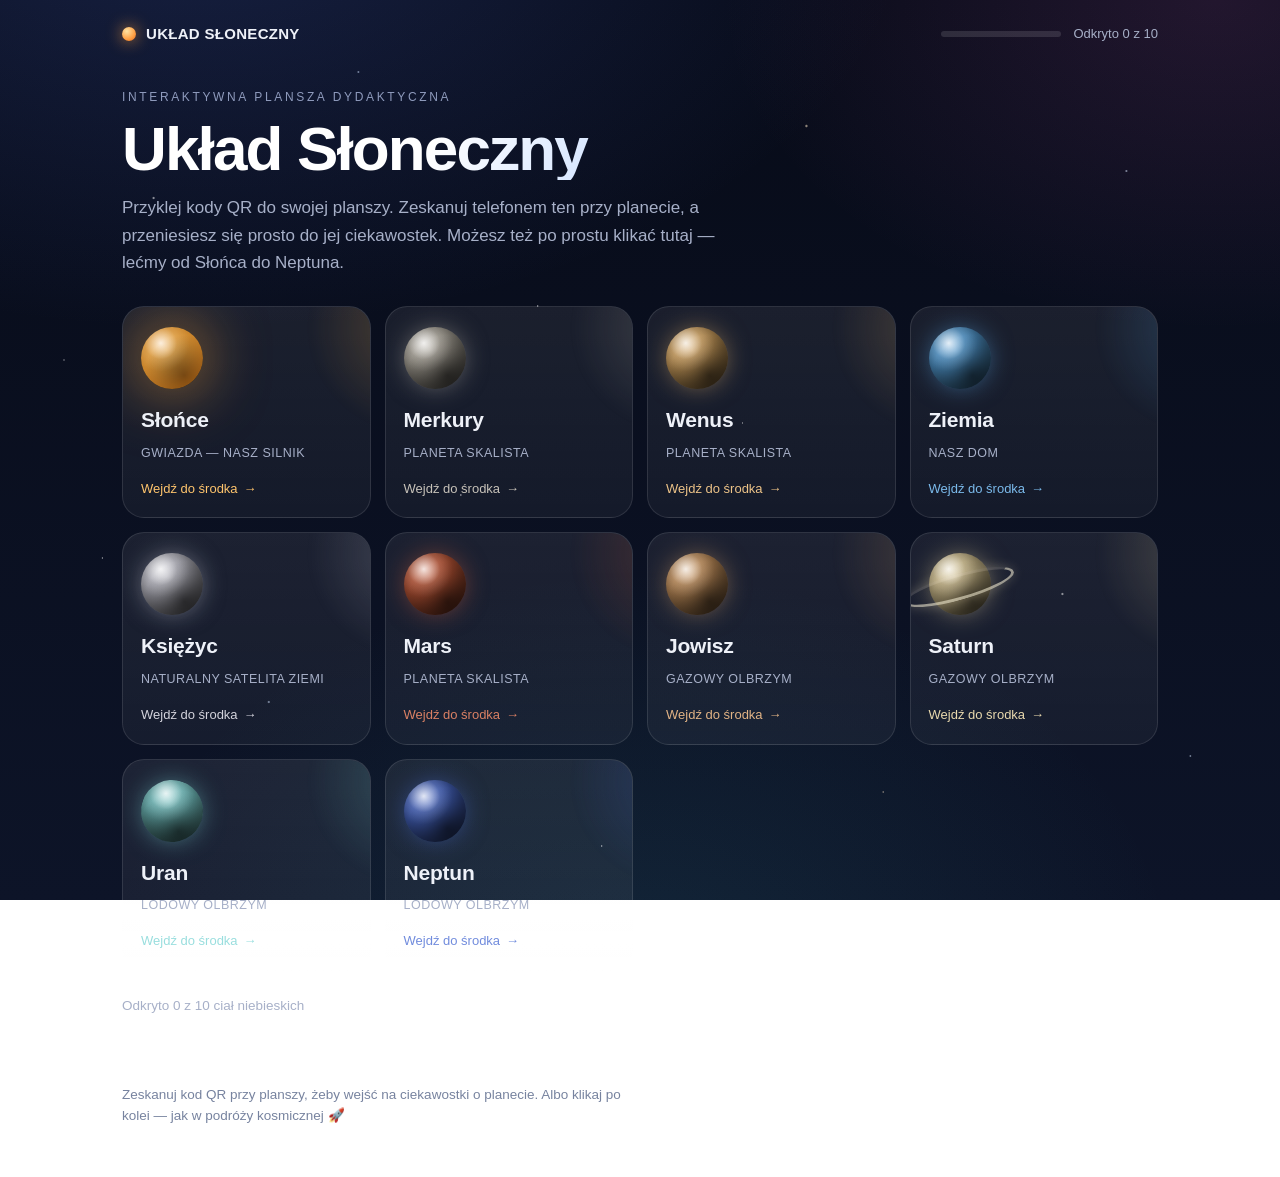
<file: index.html>
<!DOCTYPE html>
<html lang="pl">
<head>
<meta charset="utf-8">
<meta name="viewport" content="width=device-width, initial-scale=1">
<title>Układ Słoneczny — ciekawostki</title>
<meta name="description" content="Ciekawostki o planetach Układu Słonecznego — zeskanuj kod QR przy planszy i odkryj swoją planetę.">
<meta name="theme-color" content="#070b18">
<link rel="stylesheet" href="assets/style.css">
<link rel="icon" href="data:image/svg+xml,<svg xmlns='http://www.w3.org/2000/svg' viewBox='0 0 100 100'><text y='.9em' font-size='90'>🪐</text></svg>">
<link rel="manifest" href="manifest.webmanifest">
<link rel="apple-touch-icon" href="ikony/icon-192.png">
<meta name="apple-mobile-web-app-capable" content="yes">
<meta name="apple-mobile-web-app-status-bar-style" content="black-translucent">
<meta name="apple-mobile-web-app-title" content="Układ Słoneczny">
</head>
<body>
<div class="gwiazdy" aria-hidden="true"></div>

<header class="topbar">
  <a class="logo" href="#">
    <span class="logo-kropka"></span>
    <span>Układ Słoneczny</span>
  </a>
  <div class="postep" id="postep" hidden>
    <div class="postep-pasek"><span id="postep-fill"></span></div>
    <span id="postep-label">Odkryto 0 z 10</span>
  </div>
</header>

<main id="app"></main>

<footer class="stopka">
  <p>Zeskanuj kod QR przy planszy, żeby wejść na ciekawostki o planecie. Albo klikaj po kolei — jak w podróży kosmicznej 🚀</p>
</footer>

<script src="assets/dane.js"></script>
<script src="assets/app.js"></script>
</body>
</html>
</file>
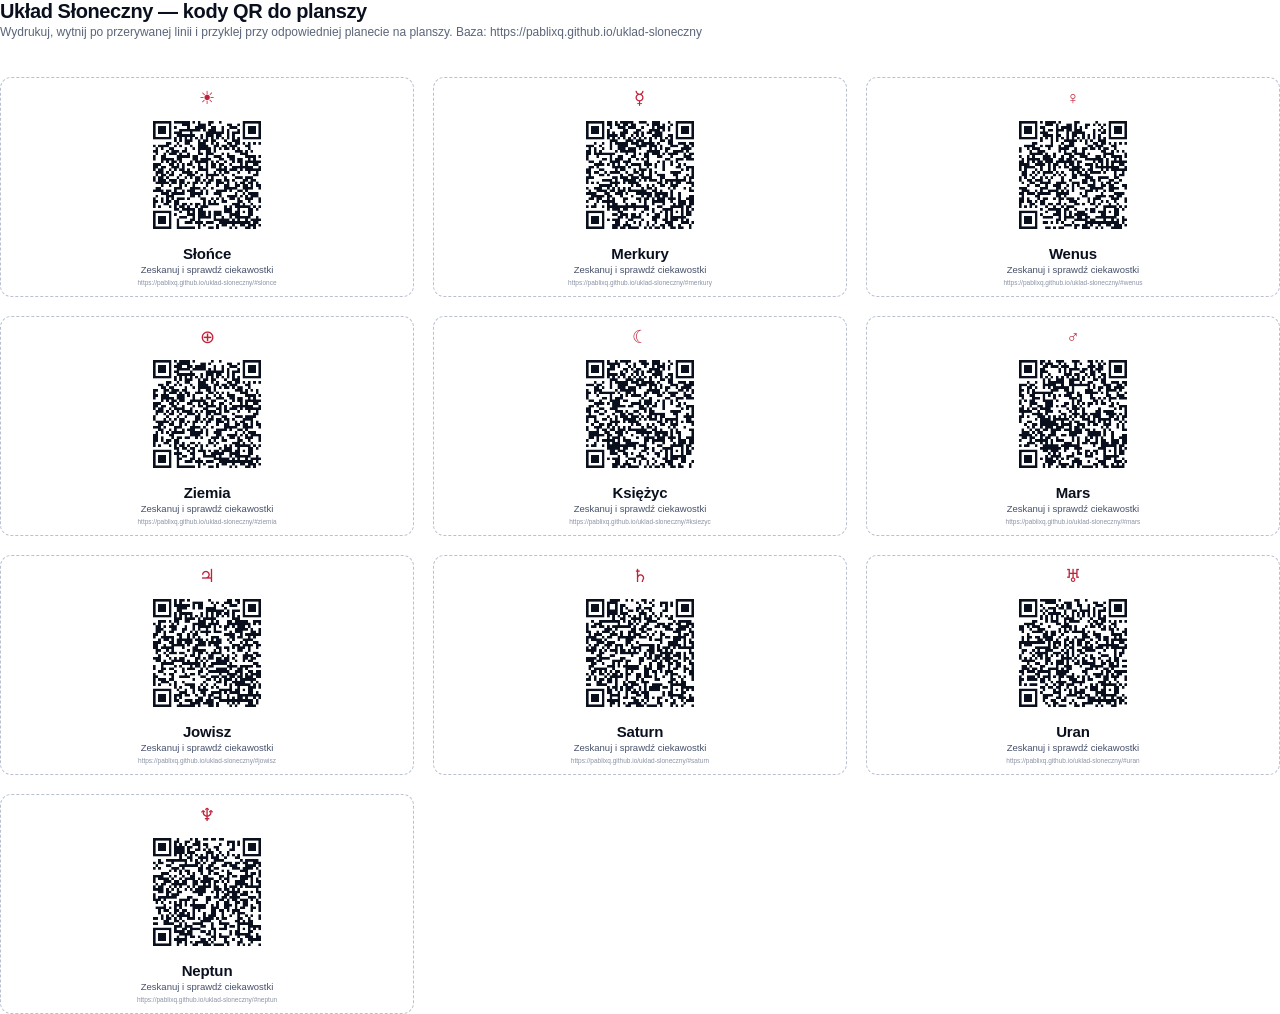
<file: qr/do-druku.html>
<!DOCTYPE html>
<html lang="pl"><head><meta charset="utf-8">
<title>Kody QR — Układ Słoneczny</title>
<style>
  @page { size: A4; margin: 9mm; }
  * { box-sizing: border-box; }
  body { font-family: -apple-system, "Segoe UI", Roboto, sans-serif; margin: 0; color: #0a0f1e; background: #fff; }
  h1 { font-size: 20px; margin: 0 0 2px; letter-spacing: -.02em; }
  .pod { font-size: 12px; color: #5b6579; margin: 0 0 10mm; }
  .siatka { display: grid; grid-template-columns: repeat(3, 1fr); gap: 5mm; }
  .karta { border: 1.5px dashed #b9c0d0; border-radius: 3mm; padding: 3mm 3mm 2.5mm; text-align: center; break-inside: avoid; }
  .symbol { font-size: 18px; color: #c0223a; line-height: 1; margin-bottom: 1.5mm; }
  img { width: 100%; max-width: 33mm; height: auto; display: block; margin: 0 auto; }
  .nazwa { font-size: 15px; font-weight: 700; margin-top: 2mm; letter-spacing: -.01em; }
  .instrukcja { font-size: 9.5px; color: #46506a; margin-top: .5mm; }
  .url { font-size: 6.5px; color: #8b93a5; margin-top: 1.2mm; word-break: break-all; }
  @media print { .karta { border-color: #d6dbe6; } }
</style></head>
<body>
<h1>Układ Słoneczny — kody QR do planszy</h1>
<p class="pod">Wydrukuj, wytnij po przerywanej linii i przyklej przy odpowiedniej planecie na planszy. Baza: https://pablixq.github.io/uklad-sloneczny</p>
<div class="siatka"><div class="karta"><div class="symbol">☀</div><img src="[data-uri]" alt="Kod QR — Słońce"><div class="nazwa">Słońce</div><div class="instrukcja">Zeskanuj i sprawdź ciekawostki</div><div class="url">https://pablixq.github.io/uklad-sloneczny/#slonce</div></div><div class="karta"><div class="symbol">☿</div><img src="[data-uri]" alt="Kod QR — Merkury"><div class="nazwa">Merkury</div><div class="instrukcja">Zeskanuj i sprawdź ciekawostki</div><div class="url">https://pablixq.github.io/uklad-sloneczny/#merkury</div></div><div class="karta"><div class="symbol">♀</div><img src="[data-uri]" alt="Kod QR — Wenus"><div class="nazwa">Wenus</div><div class="instrukcja">Zeskanuj i sprawdź ciekawostki</div><div class="url">https://pablixq.github.io/uklad-sloneczny/#wenus</div></div><div class="karta"><div class="symbol">⊕</div><img src="[data-uri]" alt="Kod QR — Ziemia"><div class="nazwa">Ziemia</div><div class="instrukcja">Zeskanuj i sprawdź ciekawostki</div><div class="url">https://pablixq.github.io/uklad-sloneczny/#ziemia</div></div><div class="karta"><div class="symbol">☾</div><img src="[data-uri]" alt="Kod QR — Księżyc"><div class="nazwa">Księżyc</div><div class="instrukcja">Zeskanuj i sprawdź ciekawostki</div><div class="url">https://pablixq.github.io/uklad-sloneczny/#ksiezyc</div></div><div class="karta"><div class="symbol">♂</div><img src="[data-uri]" alt="Kod QR — Mars"><div class="nazwa">Mars</div><div class="instrukcja">Zeskanuj i sprawdź ciekawostki</div><div class="url">https://pablixq.github.io/uklad-sloneczny/#mars</div></div><div class="karta"><div class="symbol">♃</div><img src="[data-uri]" alt="Kod QR — Jowisz"><div class="nazwa">Jowisz</div><div class="instrukcja">Zeskanuj i sprawdź ciekawostki</div><div class="url">https://pablixq.github.io/uklad-sloneczny/#jowisz</div></div><div class="karta"><div class="symbol">♄</div><img src="[data-uri]" alt="Kod QR — Saturn"><div class="nazwa">Saturn</div><div class="instrukcja">Zeskanuj i sprawdź ciekawostki</div><div class="url">https://pablixq.github.io/uklad-sloneczny/#saturn</div></div><div class="karta"><div class="symbol">♅</div><img src="[data-uri]" alt="Kod QR — Uran"><div class="nazwa">Uran</div><div class="instrukcja">Zeskanuj i sprawdź ciekawostki</div><div class="url">https://pablixq.github.io/uklad-sloneczny/#uran</div></div><div class="karta"><div class="symbol">♆</div><img src="[data-uri]" alt="Kod QR — Neptun"><div class="nazwa">Neptun</div><div class="instrukcja">Zeskanuj i sprawdź ciekawostki</div><div class="url">https://pablixq.github.io/uklad-sloneczny/#neptun</div></div></div>
</body></html>
</file>
<file: assets/style.css>
/* ====== baza ====== */
:root{
  --tlo:#070b18;
  --tlo-2:#0d1428;
  --tekst:#eef1f8;
  --tekst-2:#a7b0c8;
  --karta:rgba(255,255,255,.045);
  --karta-2:rgba(255,255,255,.075);
  --obram:rgba(255,255,255,.11);
  --akcent:#7fd6d6;
  --promien:22px;
}
*{box-sizing:border-box}
html{scroll-behavior:smooth;overflow-x:hidden}
body{overflow-x:hidden}
body{
  margin:0;
  min-height:100vh;
  background:
    radial-gradient(1200px 700px at 15% -10%, rgba(80,110,220,.22), transparent 60%),
    radial-gradient(900px 600px at 95% 0%, rgba(200,90,180,.14), transparent 55%),
    radial-gradient(900px 700px at 50% 110%, rgba(60,170,180,.12), transparent 60%),
    linear-gradient(180deg,var(--tlo) 0%, var(--tlo-2) 100%);
  background-attachment:fixed;
  color:var(--tekst);
  font-family:-apple-system,BlinkMacSystemFont,"Segoe UI",Roboto,"Helvetica Neue",Arial,sans-serif;
  font-size:17px;
  line-height:1.6;
  -webkit-font-smoothing:antialiased;
}
/* gwiazdy */
.gwiazdy{
  position:fixed;inset:0;pointer-events:none;z-index:0;opacity:.75;
  background-image:
    radial-gradient(1.6px 1.6px at 12% 22%, #fff, transparent),
    radial-gradient(1.4px 1.4px at 28% 8%, #cfe0ff, transparent),
    radial-gradient(1.2px 1.2px at 42% 34%, #fff, transparent),
    radial-gradient(1.8px 1.8px at 63% 14%, #ffe9c9, transparent),
    radial-gradient(1.2px 1.2px at 77% 41%, #fff, transparent),
    radial-gradient(1.5px 1.5px at 88% 19%, #d8e6ff, transparent),
    radial-gradient(1.1px 1.1px at 8% 62%, #fff, transparent),
    radial-gradient(1.6px 1.6px at 21% 78%, #cfe0ff, transparent),
    radial-gradient(1.2px 1.2px at 36% 55%, #fff, transparent),
    radial-gradient(1.4px 1.4px at 54% 72%, #fff, transparent),
    radial-gradient(1.1px 1.1px at 69% 88%, #ffe9c9, transparent),
    radial-gradient(1.6px 1.6px at 83% 66%, #fff, transparent),
    radial-gradient(1.3px 1.3px at 93% 84%, #d8e6ff, transparent),
    radial-gradient(1.2px 1.2px at 47% 94%, #fff, transparent),
    radial-gradient(1px 1px at 5% 40%, #fff, transparent),
    radial-gradient(1px 1px at 58% 47%, #fff, transparent);
  background-repeat:repeat;
  background-size:100% 100%;
  animation:drgnij 9s ease-in-out infinite alternate;
}
@keyframes drgnij{from{opacity:.55}to{opacity:.85}}

/* ====== topbar ====== */
.topbar{
  position:relative;z-index:2;
  max-width:1080px;margin:0 auto;padding:22px 22px 6px;
  display:flex;align-items:center;justify-content:space-between;gap:18px;flex-wrap:wrap;
}
.logo{
  display:inline-flex;align-items:center;gap:10px;
  color:var(--tekst);text-decoration:none;
  font-weight:700;letter-spacing:.02em;font-size:15px;text-transform:uppercase;
}
.logo-kropka{
  width:14px;height:14px;border-radius:50%;
  background:radial-gradient(circle at 35% 30%, #ffe3a3, #ff9f43 60%, #e2661a);
  box-shadow:0 0 16px rgba(255,160,60,.8);
}
.postep{display:flex;align-items:center;gap:12px;font-size:13px;color:var(--tekst-2)}
.postep-pasek{width:120px;height:6px;border-radius:99px;background:rgba(255,255,255,.12);overflow:hidden}
.postep-pasek span{display:block;height:100%;width:0;border-radius:99px;background:linear-gradient(90deg,#7fd6d6,#8ea8ff);transition:width .5s ease}

main{position:relative;z-index:2;max-width:1080px;margin:0 auto;padding:10px 22px 40px}

/* ====== panorama ====== */
.naglowek{margin:26px 0 8px}
.nadtytul{
  margin:0 0 10px;font-size:12px;letter-spacing:.22em;text-transform:uppercase;color:#8f9bbd;
}
h1.tytul{
  margin:0;font-size:clamp(34px,7vw,62px);line-height:1.02;letter-spacing:-.03em;
  background:linear-gradient(120deg,#fff 30%,#9fc4ff 70%,#7fd6d6);
  -webkit-background-clip:text;background-clip:text;color:transparent;
}
.podtytul{margin:14px 0 0;max-width:640px;color:var(--tekst-2);font-size:17px}

.panorama-grid{
  display:grid;gap:14px;margin-top:30px;
  grid-template-columns:repeat(auto-fill,minmax(215px,1fr));
}
.kafel{
  position:relative;display:flex;flex-direction:column;gap:6px;
  padding:20px 18px 18px;border-radius:var(--promien);
  background:linear-gradient(180deg,var(--karta-2),var(--karta));
  border:1px solid var(--obram);
  text-decoration:none;color:inherit;overflow:hidden;
  transition:transform .22s ease, border-color .22s ease, box-shadow .22s ease;
}
.kafel::after{
  content:"";position:absolute;inset:-40% -60% auto auto;width:210px;height:210px;border-radius:50%;
  background:radial-gradient(circle,var(--kolor),transparent 70%);opacity:.22;filter:blur(6px);
  transition:opacity .25s ease;
}
.kafel:hover,.kafel:focus-visible{
  transform:translateY(-4px);
  border-color:color-mix(in srgb,var(--kolor) 55%, transparent);
  box-shadow:0 18px 40px -18px rgba(0,0,0,.9), 0 0 0 1px color-mix(in srgb,var(--kolor) 25%, transparent);
  outline:none;
}
.kafel:hover::after{opacity:.4}
.kafel .kula{margin-bottom:8px}
.kafel-nazwa{font-size:21px;font-weight:700;letter-spacing:-.01em;display:flex;align-items:center;gap:8px}
.kafel-typ{font-size:12.5px;color:var(--tekst-2);letter-spacing:.04em;text-transform:uppercase}
.kafel-cta{margin-top:10px;font-size:13px;color:color-mix(in srgb,var(--kolor) 80%, white);display:flex;align-items:center;gap:6px}
.kafel .znaczek{
  margin-left:auto;font-size:11px;font-weight:700;letter-spacing:.1em;
  color:#0b1122;background:var(--kolor);border-radius:99px;padding:2px 8px;opacity:0;transform:scale(.8);
  transition:.2s;
}
.kafel.odkryta .znaczek{opacity:1;transform:scale(1)}

/* kula */
.kula{
  width:62px;height:62px;border-radius:50%;flex:0 0 auto;
  background:var(--kolor);
  background:
    radial-gradient(circle at 32% 26%, rgba(255,255,255,.85), rgba(255,255,255,.12) 26%, transparent 46%),
    radial-gradient(circle at 70% 78%, rgba(0,0,0,.55), transparent 62%),
    radial-gradient(circle at 42% 38%, var(--kolor) 0%, color-mix(in srgb,var(--kolor) 55%, #000) 100%);
  box-shadow:inset -8px -10px 22px rgba(0,0,0,.55), 0 0 26px -4px color-mix(in srgb,var(--kolor) 60%, transparent);
}
.kula.duza{width:clamp(110px,26vw,170px);height:clamp(110px,26vw,170px);animation:kolysanie 7s ease-in-out infinite}
@keyframes kolysanie{0%,100%{transform:translateY(0)}50%{transform:translateY(-8px)}}
.kula.slonce{box-shadow:inset -6px -8px 26px rgba(255,120,0,.35), 0 0 60px 4px rgba(255,170,60,.55)}
.ksiezyc .kula{border-radius:50%}
/* pierścienie Saturna */
.kula.pierscienie{position:relative;overflow:visible}
.kula.pierscienie::before{
  content:"";position:absolute;left:-42%;right:-42%;top:34%;height:32%;
  border-radius:50%;
  border:3px solid rgba(255,247,220,.55);
  border-top-color:rgba(255,247,220,.15);
  transform:rotate(-16deg);
  box-shadow:0 0 12px rgba(255,240,200,.22);
}
/* Uran na boku */
.kula.bok{transform:rotate(18deg)}

/* ====== widok planety ====== */
.widok{animation:wjazd .45s cubic-bezier(.2,.7,.2,1) both}
@keyframes wjazd{from{opacity:0;transform:translateY(14px)}to{opacity:1;transform:none}}
.hero{
  display:flex;gap:clamp(18px,4vw,40px);align-items:center;
  padding:8px 0 26px;flex-wrap:wrap;
}
.hero-tekst{flex:1 1 320px;min-width:0;max-width:100%}
.hero .nadtytul{color:color-mix(in srgb,var(--akcent) 70%, #cfd8ee)}
h1.nazwa{
  margin:0;font-size:clamp(40px,9vw,76px);line-height:.98;letter-spacing:-.035em;
  color:#fff;
}
.hero-lead{margin:16px 0 0;font-size:18px;color:#cdd5e8;max-width:52ch}
.hero-lead b{color:#fff}

.talia{display:flex;gap:10px;flex-wrap:wrap;margin-top:18px}
.zaleta{
  font-size:12.5px;padding:6px 11px;border-radius:99px;
  border:1px solid color-mix(in srgb,var(--akcent) 35%, transparent);
  color:color-mix(in srgb,var(--akcent) 65%, white);
  background:color-mix(in srgb,var(--akcent) 10%, transparent);
}

.sekcja-tytul{
  margin:34px 0 16px;font-size:12px;letter-spacing:.2em;text-transform:uppercase;color:#8f9bbd;
  display:flex;align-items:center;gap:12px;
}
.sekcja-tytul::after{content:"";height:1px;flex:1;background:linear-gradient(90deg,var(--obram),transparent)}

.ciekawostki{display:grid;gap:12px;counter-reset:ciek}
.ciekawostka{
  position:relative;padding:20px 22px 20px 64px;border-radius:18px;
  background:linear-gradient(180deg,rgba(255,255,255,.055),rgba(255,255,255,.025));
  border:1px solid var(--obram);
  counter-increment:ciek;
  font-size:16.5px;
}
.ciekawostka::before{
  content:counter(ciek);
  position:absolute;left:18px;top:17px;
  width:32px;height:32px;border-radius:50%;
  display:grid;place-items:center;
  font-size:14px;font-weight:800;color:#0a0f1e;
  background:var(--akcent);
  box-shadow:0 0 22px -6px color-mix(in srgb,var(--akcent) 80%, transparent);
}
.ciekawostka b{color:#fff}

.fakty{
  display:grid;gap:10px;margin-top:6px;
  grid-template-columns:repeat(auto-fit,minmax(140px,1fr));
}
.fakt{
  padding:16px 16px 15px;border-radius:16px;
  background:rgba(255,255,255,.04);border:1px solid var(--obram);
}
.fakt-k{display:block;font-size:11px;letter-spacing:.16em;text-transform:uppercase;color:#8f9bbd;margin-bottom:6px}
.fakt-v{font-size:19px;font-weight:700;letter-spacing:-.01em}

.misja{
  margin-top:22px;padding:20px 22px;border-radius:18px;
  background:linear-gradient(120deg, color-mix(in srgb,var(--akcent) 14%, transparent), rgba(255,255,255,.03));
  border:1px solid color-mix(in srgb,var(--akcent) 28%, transparent);
}
.misja .misja-label{font-size:11px;letter-spacing:.18em;text-transform:uppercase;color:color-mix(in srgb,var(--akcent) 70%, white);margin:0 0 8px}
.misja p{margin:0;font-size:16px;color:#dfe5f5}

.nawigacja{
  margin-top:32px;display:flex;gap:10px;align-items:stretch;flex-wrap:wrap;
}
.btn{
  display:inline-flex;align-items:center;gap:8px;
  padding:13px 18px;border-radius:14px;text-decoration:none;
  border:1px solid var(--obram);background:rgba(255,255,255,.05);color:var(--tekst);
  font-size:14.5px;font-weight:600;transition:.2s;cursor:pointer;
  font-family:inherit;
}
.btn:hover{background:rgba(255,255,255,.1);transform:translateY(-1px)}
.btn.glowny{
  background:var(--akcent);color:#0a0f1e;border-color:transparent;
  box-shadow:0 12px 30px -14px color-mix(in srgb,var(--akcent) 90%, transparent);
}
.btn.glowny:hover{filter:brightness(1.06)}
.btn .strzalka{opacity:.65;font-size:16px}
.btn.prev{margin-right:auto}

/* stopka */
.stopka{
  position:relative;z-index:2;max-width:1080px;margin:0 auto;padding:26px 22px 50px;
  border-top:1px solid rgba(255,255,255,.07);
  color:#77839f;font-size:13.5px;
}
.stopka p{margin:0;max-width:70ch}

/* drobne */
.odkrycia-info{display:flex;align-items:center;gap:14px;flex-wrap:wrap;margin-top:24px;font-size:13.5px;color:var(--tekst-2)}
.link-przycisk{background:none;border:0;padding:0;color:#8f9bbd;text-decoration:underline;cursor:pointer;font:inherit;font-size:13px}
.link-przycisk:hover{color:#c8d1e8}

@media (max-width:600px){
  body{font-size:16px}
  .topbar{padding:16px 16px 4px}
  main{padding:6px 16px 30px}
  .stopka{padding:20px 16px 40px}
  .postep-label{display:none}
  .hero{gap:16px;padding-bottom:18px}
  .ciekawostka{padding:18px 18px 18px 58px}
  .ciekawostka::before{left:14px;top:15px;width:30px;height:30px}
  .nawigacja .btn{flex:1 1 100%;justify-content:center}
  .btn.prev{margin-right:0}
}
@media (prefers-reduced-motion:reduce){
  *,*::before,*::after{animation:none!important;transition:none!important}
  html{scroll-behavior:auto}
}
</file>
